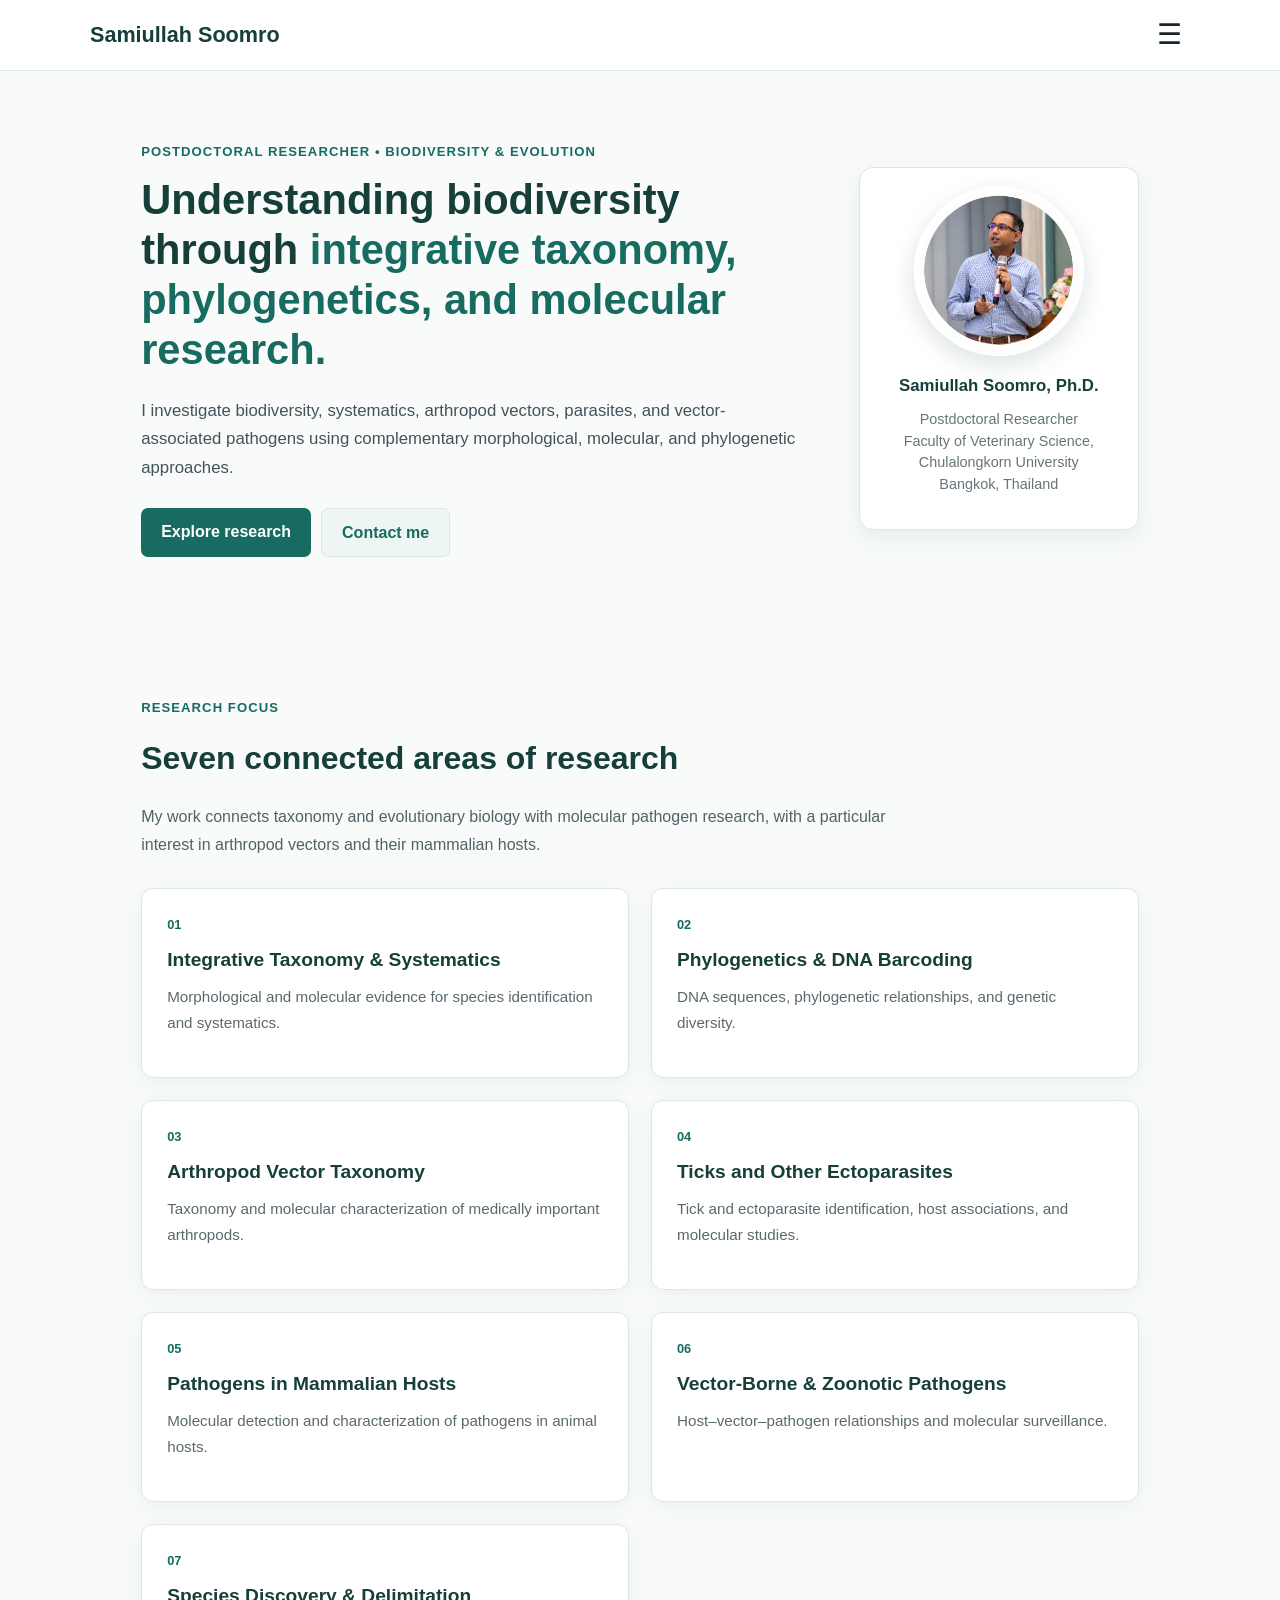
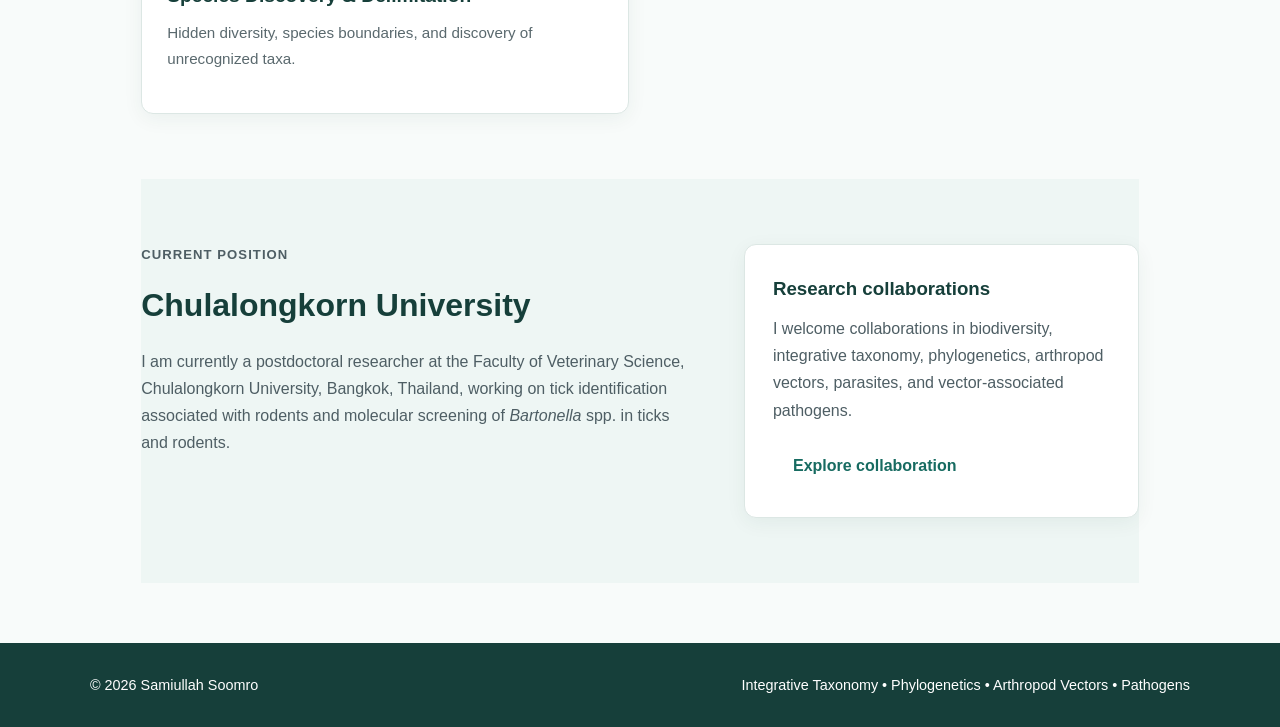
<file: index.html>
<!doctype html><html lang="en"><head><meta charset="utf-8"><meta name="viewport" content="width=device-width,initial-scale=1"><meta name="description" content="Samiullah Soomro, Ph.D. academic research website"><title>Home | Samiullah Soomro</title><link rel="stylesheet" href="style.css"><link rel="preconnect" href="https://fonts.googleapis.com"><link href="https://fonts.googleapis.com/css2?family=Inter:wght@400;500;600;700&display=swap" rel="stylesheet"></head><body><header><div class="container nav"><a class="brand" href="index.html">Samiullah Soomro</a><button class="menu">☰</button><nav><a href="index.html">Home</a><a href="about.html">About</a><a href="research.html">Research</a><a href="people.html">People</a><a href="media.html">Media</a><a href="publications.html">Publications</a><a href="contact.html">Contact</a><a href="join.html">Join</a></nav></div></header><main><section class="hero"><div class="container hero-grid"><div><p class="eyebrow">Postdoctoral Researcher • Biodiversity & Evolution</p><h1>Understanding biodiversity through <span>integrative taxonomy, phylogenetics, and molecular research.</span></h1><p class="lead">I investigate biodiversity, systematics, arthropod vectors, parasites, and vector-associated pathogens using complementary morphological, molecular, and phylogenetic approaches.</p><div class="buttons"><a class="btn primary" href="research.html">Explore research</a><a class="btn secondary" href="contact.html">Contact me</a></div></div><aside class="profile-card"><img src="profile.png" alt="Samiullah Soomro presenting at an academic event"><div class="caption"><strong>Samiullah Soomro, Ph.D.</strong><p class="muted">Postdoctoral Researcher<br>Faculty of Veterinary Science, Chulalongkorn University<br>Bangkok, Thailand</p></div></aside></div></section>
<section class="section"><div class="container"><p class="eyebrow">Research focus</p><h2>Seven connected areas of research</h2><p class="section-intro">My work connects taxonomy and evolutionary biology with molecular pathogen research, with a particular interest in arthropod vectors and their mammalian hosts.</p><div class="cards"><a class="card" href="research.html#taxonomy"><span class="num">01</span><h3>Integrative Taxonomy & Systematics</h3><p>Morphological and molecular evidence for species identification and systematics.</p></a><a class="card" href="research.html#phylogeny"><span class="num">02</span><h3>Phylogenetics & DNA Barcoding</h3><p>DNA sequences, phylogenetic relationships, and genetic diversity.</p></a><a class="card" href="research.html#vectors"><span class="num">03</span><h3>Arthropod Vector Taxonomy</h3><p>Taxonomy and molecular characterization of medically important arthropods.</p></a><a class="card" href="research.html#ticks"><span class="num">04</span><h3>Ticks and Other Ectoparasites</h3><p>Tick and ectoparasite identification, host associations, and molecular studies.</p></a><a class="card" href="research.html#hosts"><span class="num">05</span><h3>Pathogens in Mammalian Hosts</h3><p>Molecular detection and characterization of pathogens in animal hosts.</p></a><a class="card" href="research.html#pathogens"><span class="num">06</span><h3>Vector-Borne & Zoonotic Pathogens</h3><p>Host–vector–pathogen relationships and molecular surveillance.</p></a><a class="card" href="research.html#species"><span class="num">07</span><h3>Species Discovery & Delimitation</h3><p>Hidden diversity, species boundaries, and discovery of unrecognized taxa.</p></a></div></div></section><section class="section alt"><div class="container split"><div><p class="eyebrow">Current position</p><h2>Chulalongkorn University</h2><p>I am currently a postdoctoral researcher at the Faculty of Veterinary Science, Chulalongkorn University, Bangkok, Thailand, working on tick identification associated with rodents and molecular screening of <em>Bartonella</em> spp. in ticks and rodents.</p></div><div class="cta"><h3>Research collaborations</h3><p>I welcome collaborations in biodiversity, integrative taxonomy, phylogenetics, arthropod vectors, parasites, and vector-associated pathogens.</p><a class="btn" href="join.html">Explore collaboration</a></div></div></section></main><footer><div class="container footer"><span>© <span id="year"></span> Samiullah Soomro</span><span>Integrative Taxonomy • Phylogenetics • Arthropod Vectors • Pathogens</span></div></footer><script> document.addEventListener("DOMContentLoaded", function () { const nav = document.querySelector("nav"); const menu = document.querySelector(".menu"); const year = document.getElementById("year"); if (year) { year.textContent = new Date().getFullYear(); } if (menu && nav) { menu.addEventListener("click", function () { nav.classList.toggle("open"); }); } }); </script></body></html>
</file>
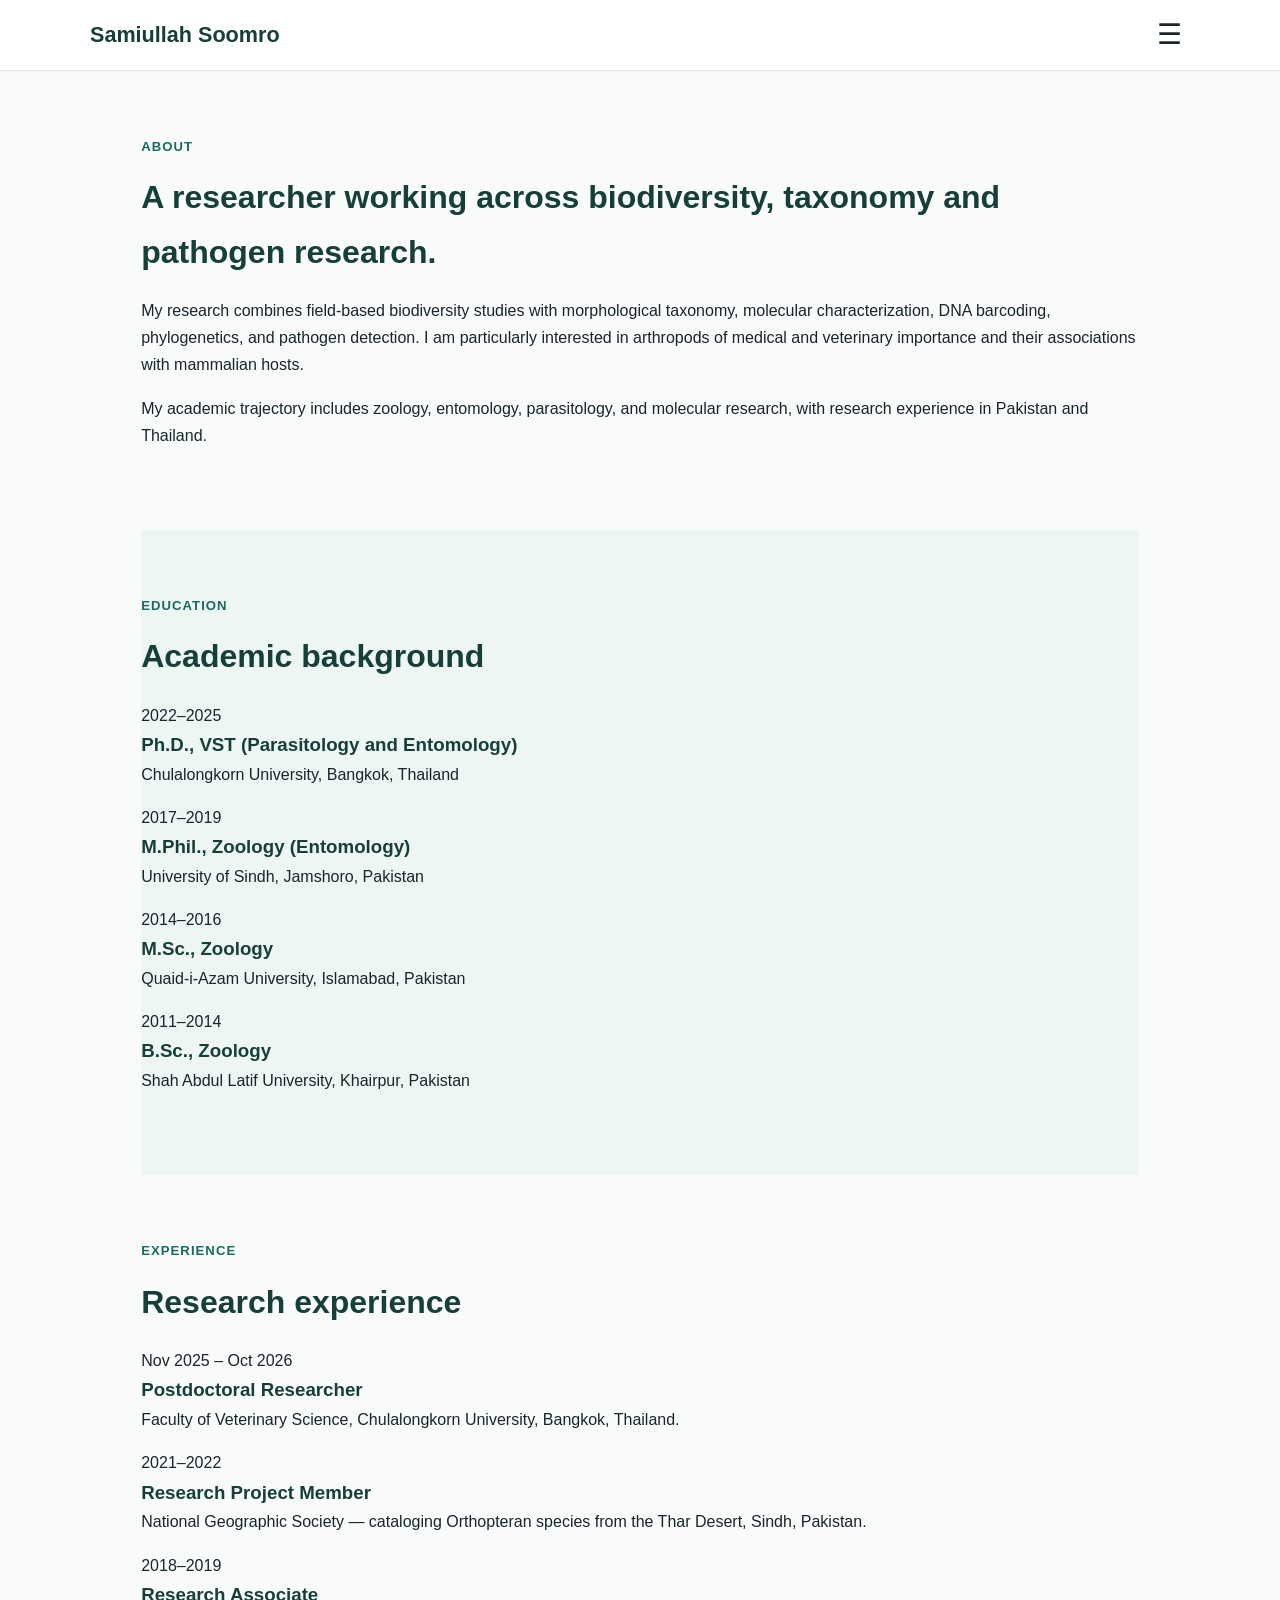
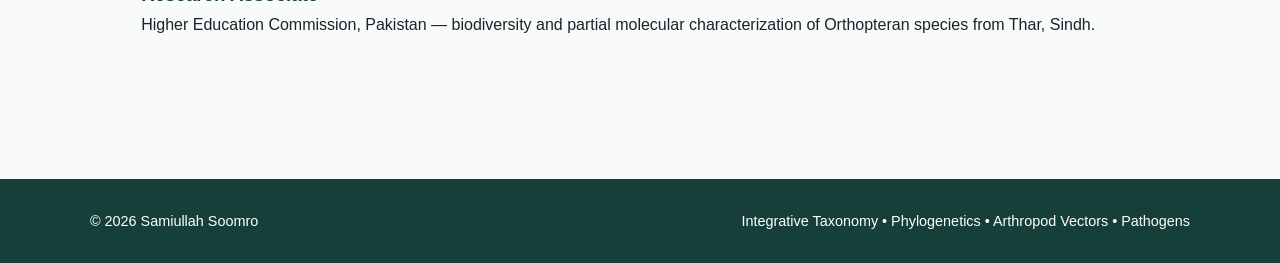
<file: about.html>
<!doctype html><html lang="en"><head><meta charset="utf-8"><meta name="viewport" content="width=device-width,initial-scale=1"><meta name="description" content="Samiullah Soomro, Ph.D. academic research website"><title>About | Samiullah Soomro</title><link rel="stylesheet" href="style.css"><link rel="preconnect" href="https://fonts.googleapis.com"><link href="https://fonts.googleapis.com/css2?family=Inter:wght@400;500;600;700&display=swap" rel="stylesheet"></head><body><header><div class="container nav"><a class="brand" href="index.html">Samiullah Soomro</a><button class="menu">☰</button><nav><a href="index.html">Home</a><a href="about.html">About</a><a href="research.html">Research</a><a href="people.html">People</a><a href="media.html">Media</a><a href="publications.html">Publications</a><a href="contact.html">Contact</a><a href="join.html">Join</a></nav></div></header><main><section class="section"><div class="container narrow"><p class="eyebrow">About</p><h2>A researcher working across biodiversity, taxonomy and pathogen research.</h2><p>My research combines field-based biodiversity studies with morphological taxonomy, molecular characterization, DNA barcoding, phylogenetics, and pathogen detection. I am particularly interested in arthropods of medical and veterinary importance and their associations with mammalian hosts.</p><p>My academic trajectory includes zoology, entomology, parasitology, and molecular research, with research experience in Pakistan and Thailand.</p></div></section><section class="section alt"><div class="container"><p class="eyebrow">Education</p><h2>Academic background</h2><div class="education"><div class="edu"><span>2022–2025</span><h3>Ph.D., VST (Parasitology and Entomology)</h3><p>Chulalongkorn University, Bangkok, Thailand</p></div><div class="edu"><span>2017–2019</span><h3>M.Phil., Zoology (Entomology)</h3><p>University of Sindh, Jamshoro, Pakistan</p></div><div class="edu"><span>2014–2016</span><h3>M.Sc., Zoology</h3><p>Quaid-i-Azam University, Islamabad, Pakistan</p></div><div class="edu"><span>2011–2014</span><h3>B.Sc., Zoology</h3><p>Shah Abdul Latif University, Khairpur, Pakistan</p></div></div></div></section><section class="section"><div class="container"><p class="eyebrow">Experience</p><h2>Research experience</h2><div class="timeline"><div><time>Nov 2025 – Oct 2026</time><div><h3>Postdoctoral Researcher</h3><p>Faculty of Veterinary Science, Chulalongkorn University, Bangkok, Thailand.</p></div></div><div><time>2021–2022</time><div><h3>Research Project Member</h3><p>National Geographic Society — cataloging Orthopteran species from the Thar Desert, Sindh, Pakistan.</p></div></div><div><time>2018–2019</time><div><h3>Research Associate</h3><p>Higher Education Commission, Pakistan — biodiversity and partial molecular characterization of Orthopteran species from Thar, Sindh.</p></div></div></div></div></section></main><footer><div class="container footer"><span>© <span id="year"></span> Samiullah Soomro</span><span>Integrative Taxonomy • Phylogenetics • Arthropod Vectors • Pathogens</span></div></footer><script> document.addEventListener("DOMContentLoaded", function () { const nav = document.querySelector("nav"); const menu = document.querySelector(".menu"); const year = document.getElementById("year"); if (year) { year.textContent = new Date().getFullYear(); } if (menu && nav) { menu.addEventListener("click", function () { nav.classList.toggle("open"); }); } }); </script></body></html>
</file>
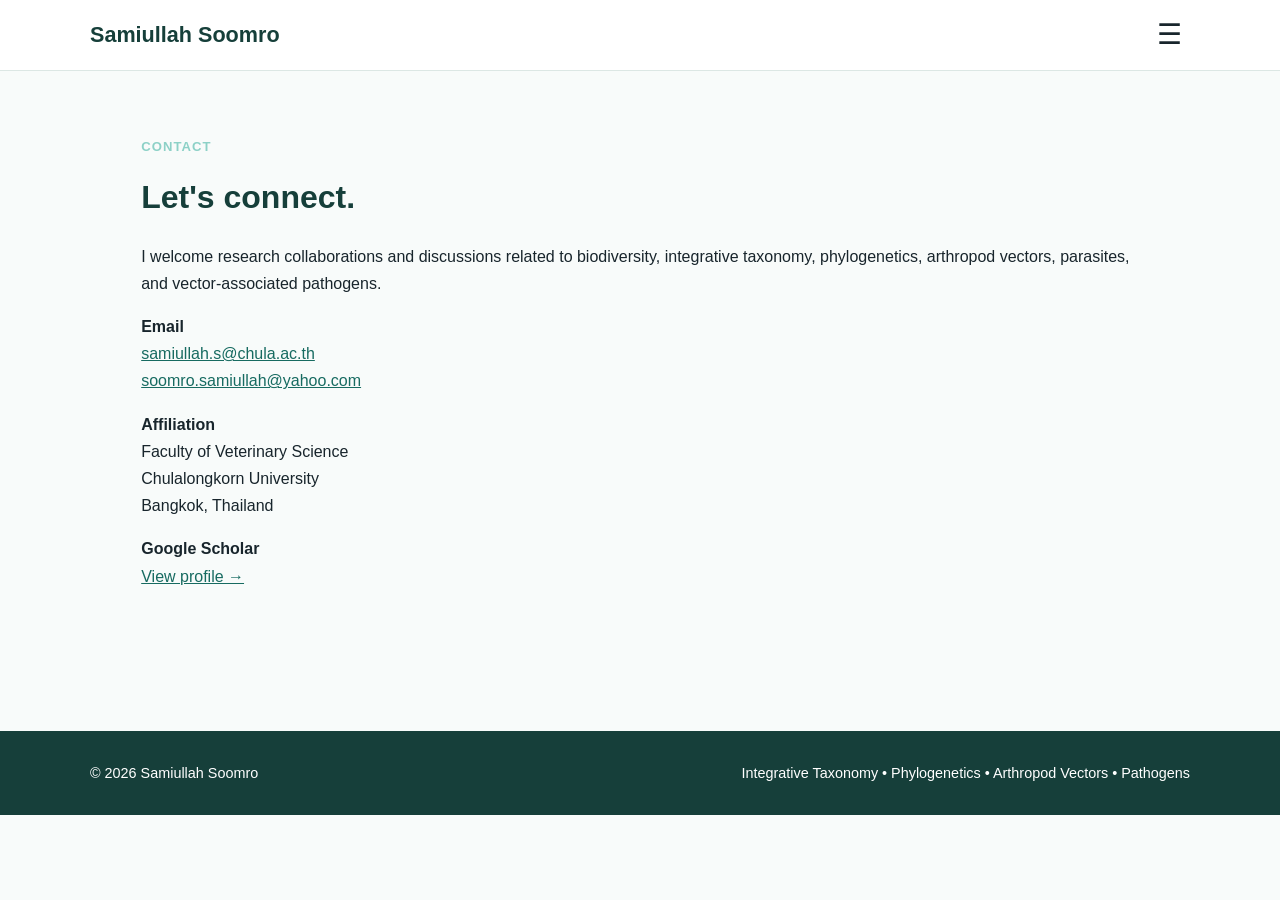
<file: contact.html>
<!doctype html><html lang="en"><head><meta charset="utf-8"><meta name="viewport" content="width=device-width,initial-scale=1"><meta name="description" content="Samiullah Soomro, Ph.D. academic research website"><title>Contact | Samiullah Soomro</title><link rel="stylesheet" href="style.css"><link rel="preconnect" href="https://fonts.googleapis.com"><link href="https://fonts.googleapis.com/css2?family=Inter:wght@400;500;600;700&display=swap" rel="stylesheet"></head><body><header><div class="container nav"><a class="brand" href="index.html">Samiullah Soomro</a><button class="menu">☰</button><nav><a href="index.html">Home</a><a href="about.html">About</a><a href="research.html">Research</a><a href="people.html">People</a><a href="media.html">Media</a><a href="publications.html">Publications</a><a href="contact.html">Contact</a><a href="join.html">Join</a></nav></div></header><main><section class="section contact"><div class="container contact-grid"><div><p class="eyebrow" style="color:#8dd1c7">Contact</p><h2>Let's connect.</h2><p>I welcome research collaborations and discussions related to biodiversity, integrative taxonomy, phylogenetics, arthropod vectors, parasites, and vector-associated pathogens.</p></div><div class="contact-card"><p><strong>Email</strong><br><a href="mailto:samiullah.s@chula.ac.th">samiullah.s@chula.ac.th</a><br><a href="mailto:soomro.samiullah@yahoo.com">soomro.samiullah@yahoo.com</a></p><p><strong>Affiliation</strong><br>Faculty of Veterinary Science<br>Chulalongkorn University<br>Bangkok, Thailand</p><p><strong>Google Scholar</strong><br><a href="https://scholar.google.com.pk/citations?user=Foowpx8AAAAJ&hl=en" target="_blank">View profile →</a></p></div></div></section></main><footer><div class="container footer"><span>© <span id="year"></span> Samiullah Soomro</span><span>Integrative Taxonomy • Phylogenetics • Arthropod Vectors • Pathogens</span></div></footer><script> document.addEventListener("DOMContentLoaded", function () { const nav = document.querySelector("nav"); const menu = document.querySelector(".menu"); const year = document.getElementById("year"); if (year) { year.textContent = new Date().getFullYear(); } if (menu && nav) { menu.addEventListener("click", function () { nav.classList.toggle("open"); }); } }); </script></body></html>
</file>
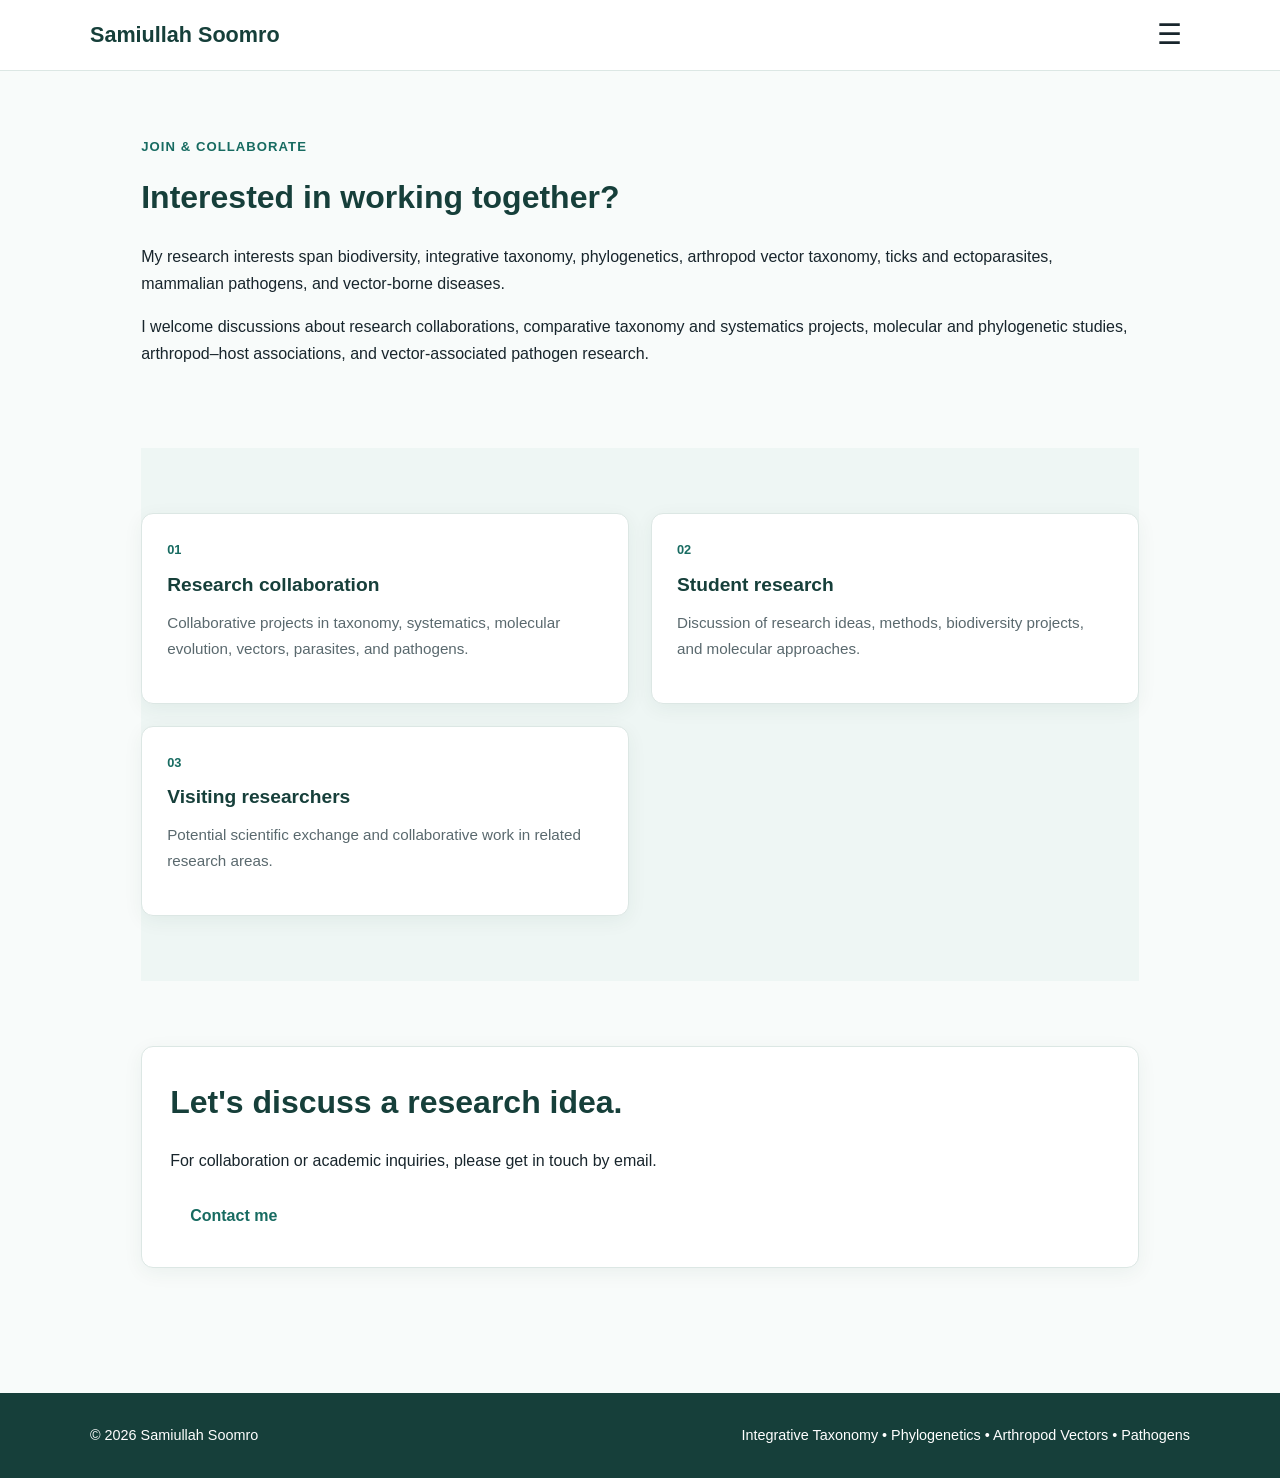
<file: join.html>
<!doctype html><html lang="en"><head><meta charset="utf-8"><meta name="viewport" content="width=device-width,initial-scale=1"><meta name="description" content="Samiullah Soomro, Ph.D. academic research website"><title>Join | Samiullah Soomro</title><link rel="stylesheet" href="style.css"><link rel="preconnect" href="https://fonts.googleapis.com"><link href="https://fonts.googleapis.com/css2?family=Inter:wght@400;500;600;700&display=swap" rel="stylesheet"></head><body><header><div class="container nav"><a class="brand" href="index.html">Samiullah Soomro</a><button class="menu">☰</button><nav><a href="index.html">Home</a><a href="about.html">About</a><a href="research.html">Research</a><a href="people.html">People</a><a href="media.html">Media</a><a href="publications.html">Publications</a><a href="contact.html">Contact</a><a href="join.html">Join</a></nav></div></header><main><section class="section"><div class="container narrow"><p class="eyebrow">Join & Collaborate</p><h2>Interested in working together?</h2><p>My research interests span biodiversity, integrative taxonomy, phylogenetics, arthropod vector taxonomy, ticks and ectoparasites, mammalian pathogens, and vector-borne diseases.</p><p>I welcome discussions about research collaborations, comparative taxonomy and systematics projects, molecular and phylogenetic studies, arthropod–host associations, and vector-associated pathogen research.</p></div></section><section class="section alt"><div class="container cards"><div class="card"><span class="num">01</span><h3>Research collaboration</h3><p>Collaborative projects in taxonomy, systematics, molecular evolution, vectors, parasites, and pathogens.</p></div><div class="card"><span class="num">02</span><h3>Student research</h3><p>Discussion of research ideas, methods, biodiversity projects, and molecular approaches.</p></div><div class="card"><span class="num">03</span><h3>Visiting researchers</h3><p>Potential scientific exchange and collaborative work in related research areas.</p></div></div></section><section class="section"><div class="container"><div class="cta"><h2>Let's discuss a research idea.</h2><p>For collaboration or academic inquiries, please get in touch by email.</p><a class="btn" href="contact.html">Contact me</a></div></div></section></main><footer><div class="container footer"><span>© <span id="year"></span> Samiullah Soomro</span><span>Integrative Taxonomy • Phylogenetics • Arthropod Vectors • Pathogens</span></div></footer><script> document.addEventListener("DOMContentLoaded", function () { const nav = document.querySelector("nav"); const menu = document.querySelector(".menu"); const year = document.getElementById("year"); if (year) { year.textContent = new Date().getFullYear(); } if (menu && nav) { menu.addEventListener("click", function () { nav.classList.toggle("open"); }); } }); </script></body></html>
</file>
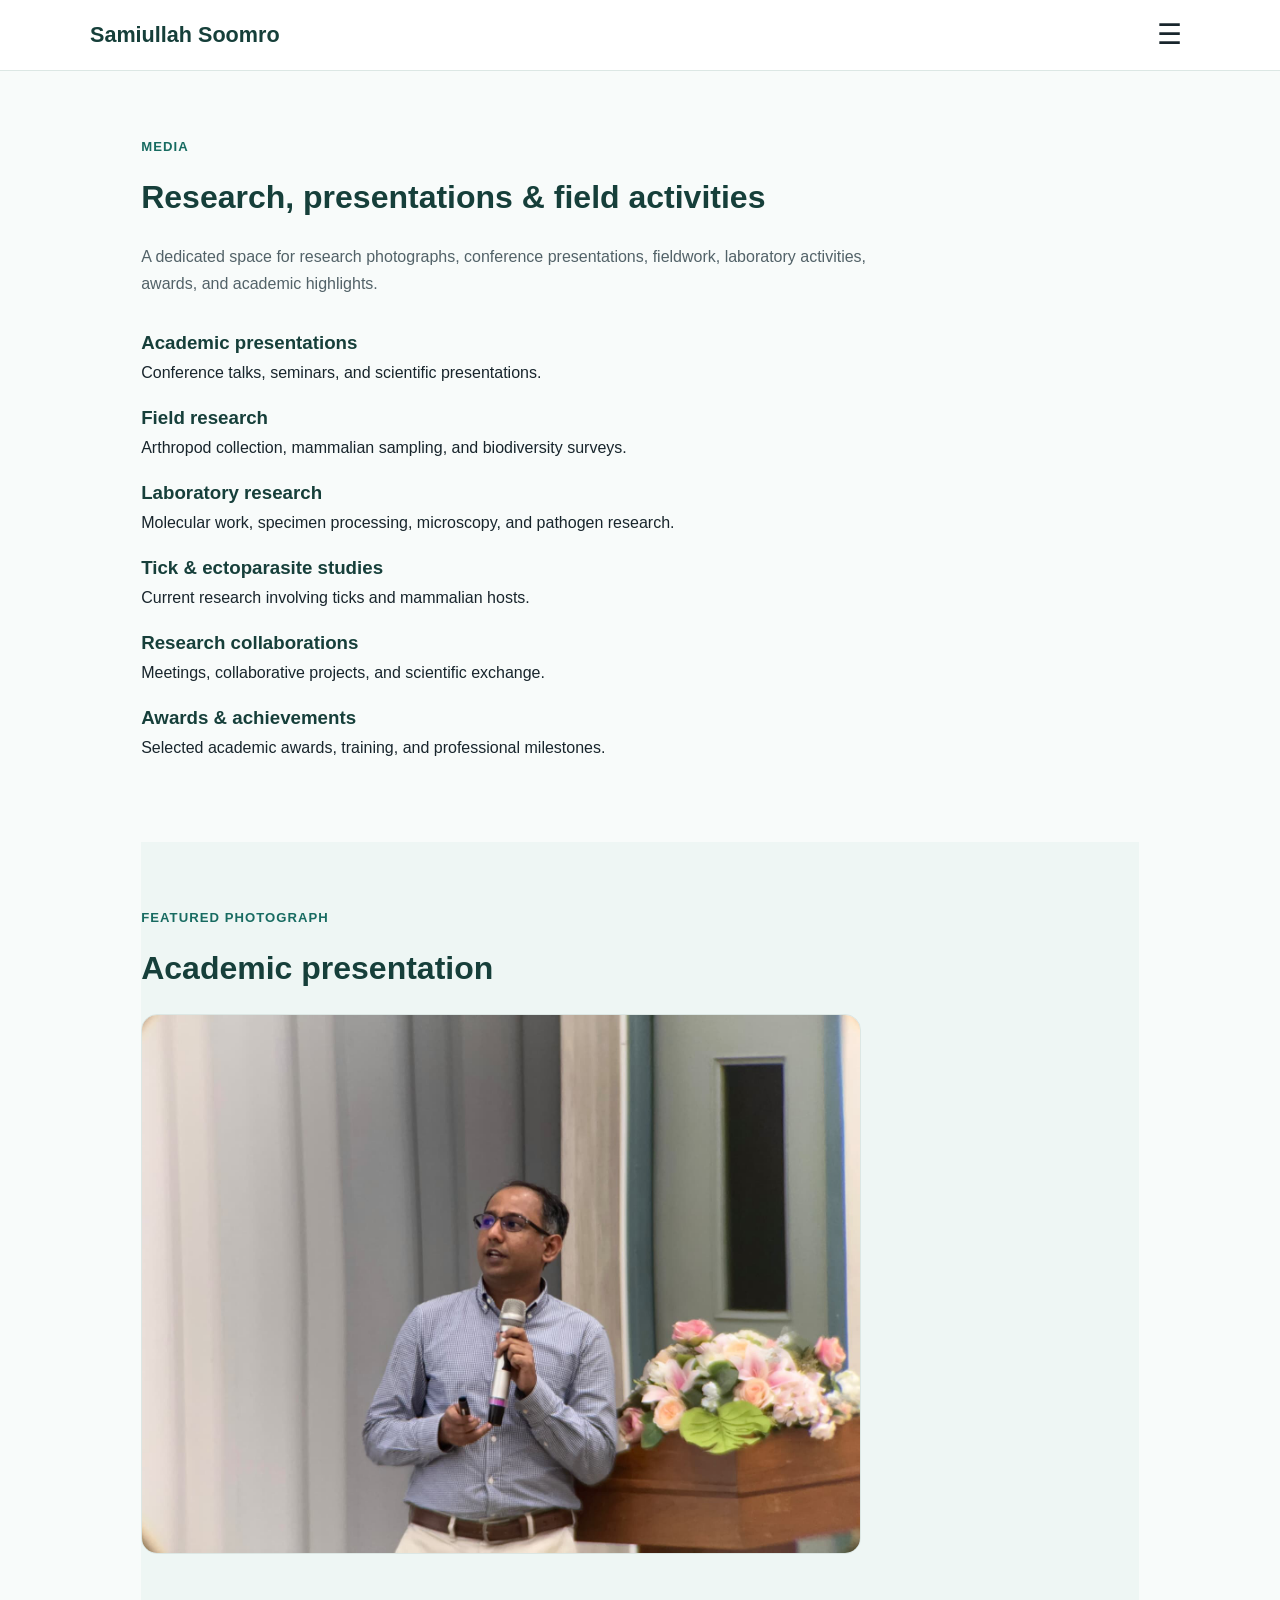
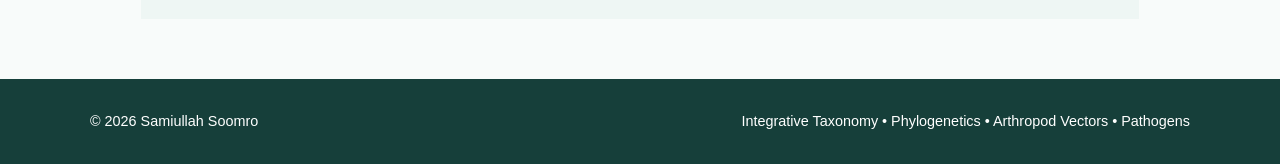
<file: media.html>
<!doctype html><html lang="en"><head><meta charset="utf-8"><meta name="viewport" content="width=device-width,initial-scale=1"><meta name="description" content="Samiullah Soomro, Ph.D. academic research website"><title>Media | Samiullah Soomro</title><link rel="stylesheet" href="style.css"><link rel="preconnect" href="https://fonts.googleapis.com"><link href="https://fonts.googleapis.com/css2?family=Inter:wght@400;500;600;700&display=swap" rel="stylesheet"></head><body><header><div class="container nav"><a class="brand" href="index.html">Samiullah Soomro</a><button class="menu">☰</button><nav><a href="index.html">Home</a><a href="about.html">About</a><a href="research.html">Research</a><a href="people.html">People</a><a href="media.html">Media</a><a href="publications.html">Publications</a><a href="contact.html">Contact</a><a href="join.html">Join</a></nav></div></header><main><section class="section"><div class="container"><p class="eyebrow">Media</p><h2>Research, presentations & field activities</h2><p class="section-intro">A dedicated space for research photographs, conference presentations, fieldwork, laboratory activities, awards, and academic highlights.</p><div class="media-grid"><div class="media-card"><h3>Academic presentations</h3><p>Conference talks, seminars, and scientific presentations.</p></div><div class="media-card"><h3>Field research</h3><p>Arthropod collection, mammalian sampling, and biodiversity surveys.</p></div><div class="media-card"><h3>Laboratory research</h3><p>Molecular work, specimen processing, microscopy, and pathogen research.</p></div><div class="media-card"><h3>Tick & ectoparasite studies</h3><p>Current research involving ticks and mammalian hosts.</p></div><div class="media-card"><h3>Research collaborations</h3><p>Meetings, collaborative projects, and scientific exchange.</p></div><div class="media-card"><h3>Awards & achievements</h3><p>Selected academic awards, training, and professional milestones.</p></div></div></div></section><section class="section alt"><div class="container narrow"><p class="eyebrow">Featured photograph</p><h2>Academic presentation</h2><img src="profile.jpg" alt="Samiullah Soomro presenting" style="width:100%;max-width:720px;border-radius:16px;border:1px solid #dce7e4"></div></section></main><footer><div class="container footer"><span>© <span id="year"></span> Samiullah Soomro</span><span>Integrative Taxonomy • Phylogenetics • Arthropod Vectors • Pathogens</span></div></footer><script> document.addEventListener("DOMContentLoaded", function () { const nav = document.querySelector("nav"); const menu = document.querySelector(".menu"); const year = document.getElementById("year"); if (year) { year.textContent = new Date().getFullYear(); } if (menu && nav) { menu.addEventListener("click", function () { nav.classList.toggle("open"); }); } }); </script></body></html>
</file>
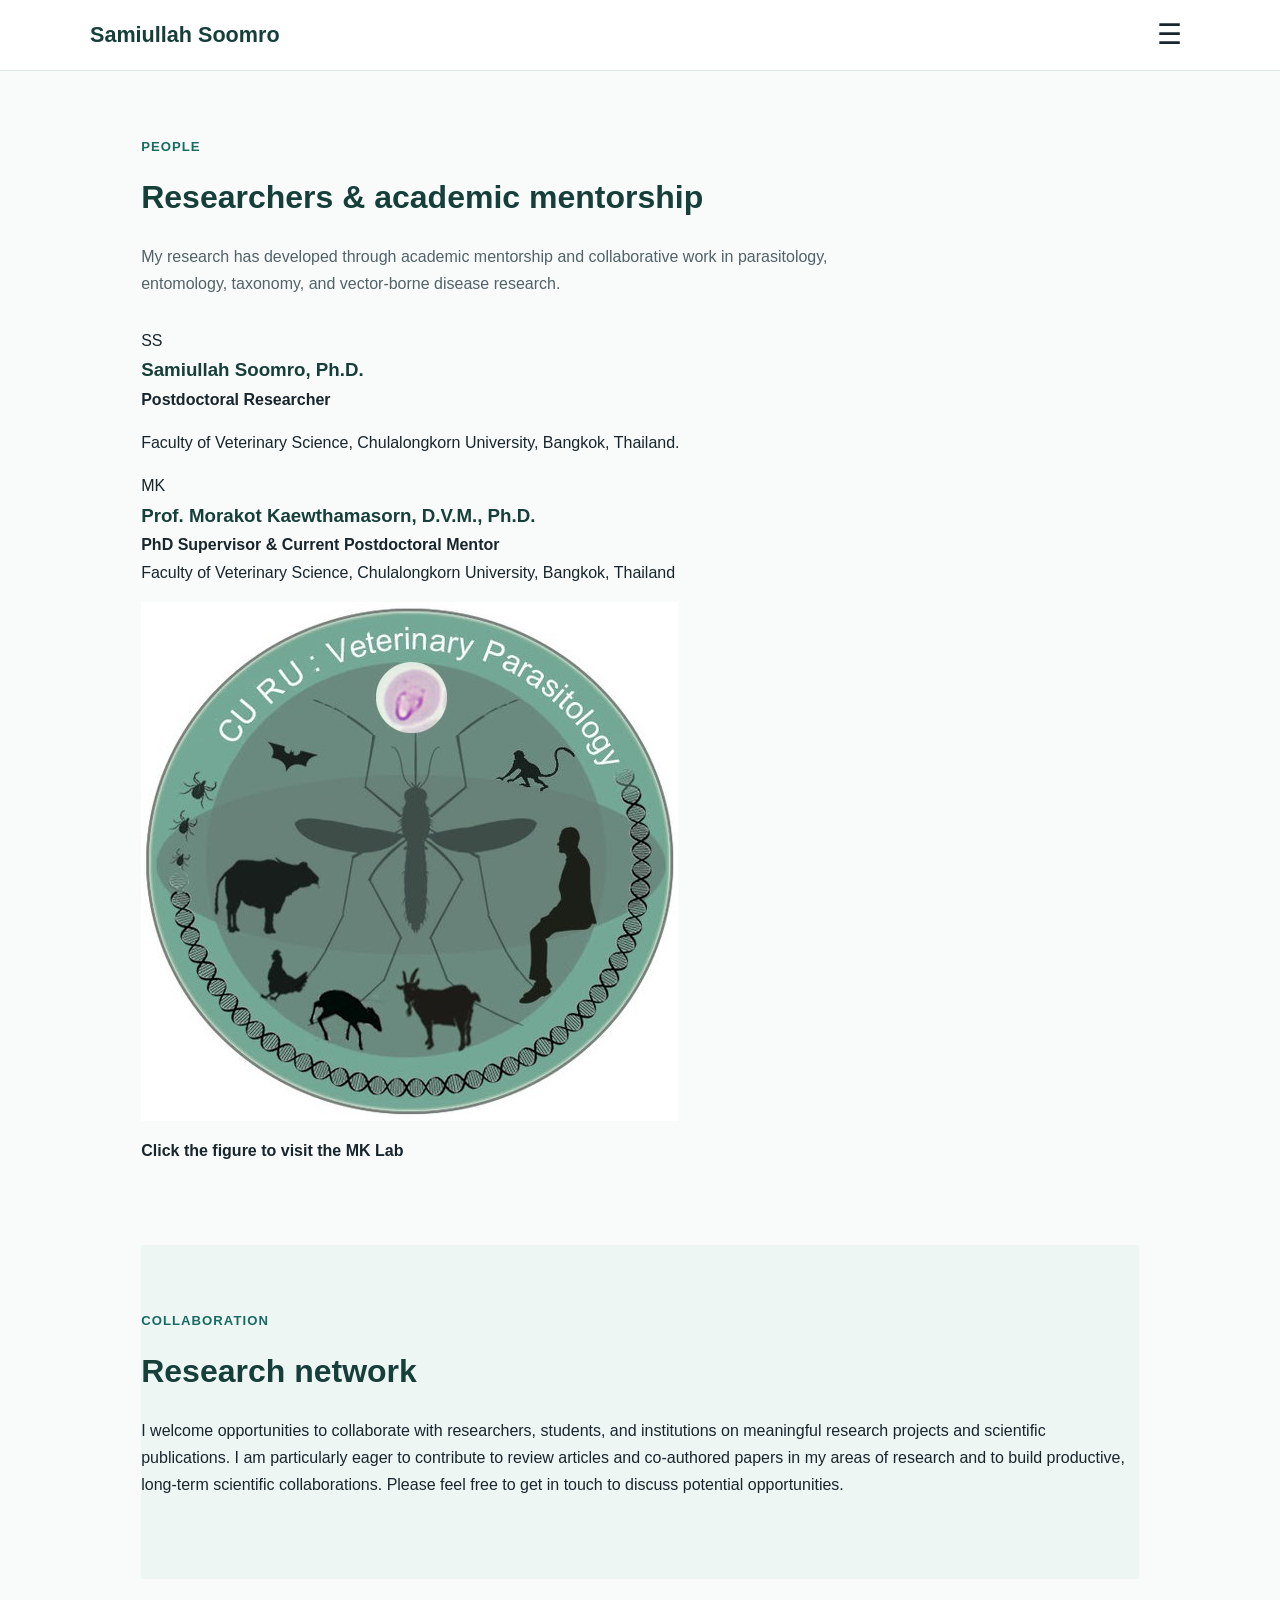
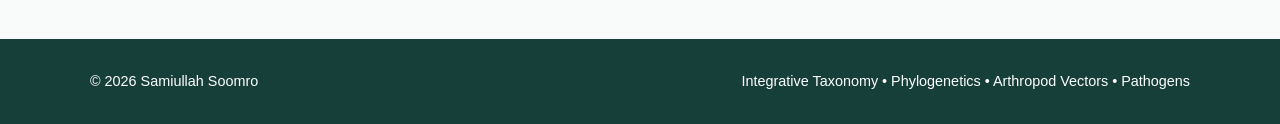
<file: people.html>
<!doctype html><html lang="en"><head><meta charset="utf-8"><meta name="viewport" content="width=device-width,initial-scale=1"><meta name="description" content="Samiullah Soomro, Ph.D. academic research website"><title>People | Samiullah Soomro</title><link rel="stylesheet" href="style.css"><link rel="preconnect" href="https://fonts.googleapis.com"><link href="https://fonts.googleapis.com/css2?family=Inter:wght@400;500;600;700&display=swap" rel="stylesheet"></head><body><header><div class="container nav"><a class="brand" href="index.html">Samiullah Soomro</a><button class="menu">☰</button><nav><a href="index.html">Home</a><a href="about.html">About</a><a href="research.html">Research</a><a href="people.html">People</a><a href="media.html">Media</a><a href="publications.html">Publications</a><a href="contact.html">Contact</a><a href="join.html">Join</a></nav></div></header><main><section class="section"><div class="container"><p class="eyebrow">People</p><h2>Researchers & academic mentorship</h2><p class="section-intro">My research has developed through academic mentorship and collaborative work in parasitology, entomology, taxonomy, and vector-borne disease research.</p><div class="people"><div class="person"><div class="initial">SS</div><div><h3>Samiullah Soomro, Ph.D.</h3><p><strong>Postdoctoral Researcher</strong></p><p>Faculty of Veterinary Science, Chulalongkorn University, Bangkok, Thailand.</p></div></div><div class="person"> <div class="initial">MK</div> <div> <h3>Prof. Morakot Kaewthamasorn, D.V.M., Ph.D.</h3> <p> <strong>PhD Supervisor & Current Postdoctoral Mentor</strong><br> Faculty of Veterinary Science, Chulalongkorn University, Bangkok, Thailand </p> <p> <a href="https://sites.google.com/view/mk-lab/home" target="_blank" rel="noopener noreferrer" class="mk-lab-link"> <img src="mk-lab-logo.jpg" alt="MK Lab – Veterinary Parasitology" class="mk-lab-logo"> </a> </p> <p class="mk-lab-caption"> <strong>Click the figure to visit the MK Lab</strong> </p> </div> </div></div></div></section><section class="section alt"><div class="container narrow"><p class="eyebrow">Collaboration</p><h2>Research network</h2><p>I welcome opportunities to collaborate with researchers, students, and institutions on meaningful research projects and scientific publications. I am particularly eager to contribute to review articles and co-authored papers in my areas of research and to build productive, long-term scientific collaborations. Please feel free to get in touch to discuss potential opportunities.</p></div></section></main><footer><div class="container footer"><span>© <span id="year"></span> Samiullah Soomro</span><span>Integrative Taxonomy • Phylogenetics • Arthropod Vectors • Pathogens</span></div></footer><script> document.addEventListener("DOMContentLoaded", function () { const nav = document.querySelector("nav"); const menu = document.querySelector(".menu"); const year = document.getElementById("year"); if (year) { year.textContent = new Date().getFullYear(); } if (menu && nav) { menu.addEventListener("click", function () { nav.classList.toggle("open"); }); } }); </script></body></html>
</file>
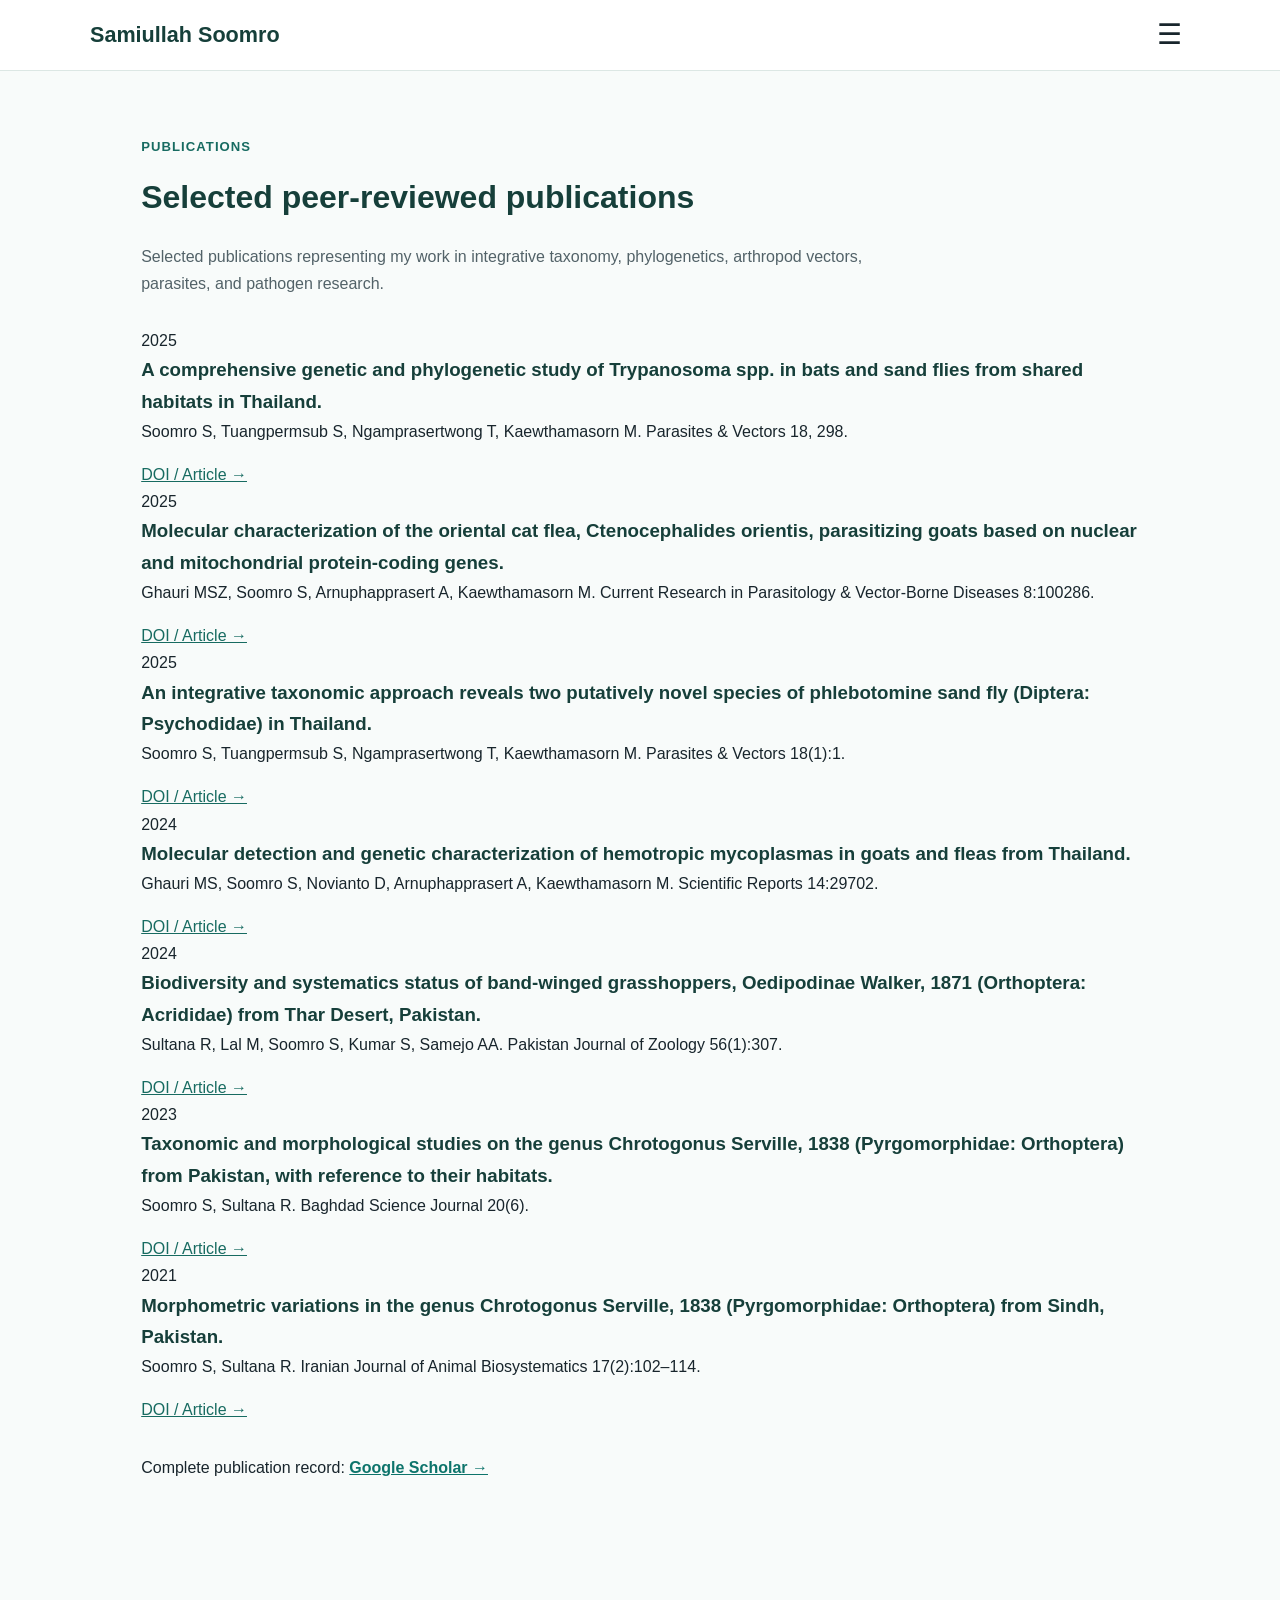
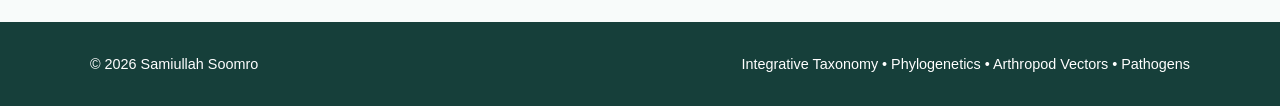
<file: publications.html>
<!doctype html><html lang="en"><head><meta charset="utf-8"><meta name="viewport" content="width=device-width,initial-scale=1"><meta name="description" content="Samiullah Soomro, Ph.D. academic research website"><title>Publications | Samiullah Soomro</title><link rel="stylesheet" href="style.css"><link rel="preconnect" href="https://fonts.googleapis.com"><link href="https://fonts.googleapis.com/css2?family=Inter:wght@400;500;600;700&display=swap" rel="stylesheet"></head><body><header><div class="container nav"><a class="brand" href="index.html">Samiullah Soomro</a><button class="menu">☰</button><nav><a href="index.html">Home</a><a href="about.html">About</a><a href="research.html">Research</a><a href="people.html">People</a><a href="media.html">Media</a><a href="publications.html">Publications</a><a href="contact.html">Contact</a><a href="join.html">Join</a></nav></div></header><main><section class="section"><div class="container"><p class="eyebrow">Publications</p><h2>Selected peer-reviewed publications</h2><p class="section-intro">Selected publications representing my work in integrative taxonomy, phylogenetics, arthropod vectors, parasites, and pathogen research.</p><div class="pub"><time>2025</time><div><h3>A comprehensive genetic and phylogenetic study of Trypanosoma spp. in bats and sand flies from shared habitats in Thailand.</h3><p>Soomro S, Tuangpermsub S, Ngamprasertwong T, Kaewthamasorn M. Parasites & Vectors 18, 298.</p><a href="https://doi.org/10.1186/s13071-025-06934-5" target="_blank">DOI / Article →</a></div></div><div class="pub"><time>2025</time><div><h3>Molecular characterization of the oriental cat flea, Ctenocephalides orientis, parasitizing goats based on nuclear and mitochondrial protein-coding genes.</h3><p>Ghauri MSZ, Soomro S, Arnuphapprasert A, Kaewthamasorn M. Current Research in Parasitology & Vector-Borne Diseases 8:100286.</p><a href="https://doi.org/10.1016/j.crpvbd.2025.100286" target="_blank">DOI / Article →</a></div></div><div class="pub"><time>2025</time><div><h3>An integrative taxonomic approach reveals two putatively novel species of phlebotomine sand fly (Diptera: Psychodidae) in Thailand.</h3><p>Soomro S, Tuangpermsub S, Ngamprasertwong T, Kaewthamasorn M. Parasites & Vectors 18(1):1.</p><a href="https://doi.org/10.1186/s13071-024-06640-8" target="_blank">DOI / Article →</a></div></div><div class="pub"><time>2024</time><div><h3>Molecular detection and genetic characterization of hemotropic mycoplasmas in goats and fleas from Thailand.</h3><p>Ghauri MS, Soomro S, Novianto D, Arnuphapprasert A, Kaewthamasorn M. Scientific Reports 14:29702.</p><a href="https://doi.org/10.1038/s41598-024-81525-5" target="_blank">DOI / Article →</a></div></div><div class="pub"><time>2024</time><div><h3>Biodiversity and systematics status of band-winged grasshoppers, Oedipodinae Walker, 1871 (Orthoptera: Acrididae) from Thar Desert, Pakistan.</h3><p>Sultana R, Lal M, Soomro S, Kumar S, Samejo AA. Pakistan Journal of Zoology 56(1):307.</p><a href="http://dx.doi.org/10.17582/journal.pjz/20220301100328" target="_blank">DOI / Article →</a></div></div><div class="pub"><time>2023</time><div><h3>Taxonomic and morphological studies on the genus Chrotogonus Serville, 1838 (Pyrgomorphidae: Orthoptera) from Pakistan, with reference to their habitats.</h3><p>Soomro S, Sultana R. Baghdad Science Journal 20(6).</p><a href="https://doi.org/10.21123/bsj.2023.7087" target="_blank">DOI / Article →</a></div></div><div class="pub"><time>2021</time><div><h3>Morphometric variations in the genus Chrotogonus Serville, 1838 (Pyrgomorphidae: Orthoptera) from Sindh, Pakistan.</h3><p>Soomro S, Sultana R. Iranian Journal of Animal Biosystematics 17(2):102–114.</p><a href="https://doi.org/10.22067/ijab.2021.63432.0" target="_blank">DOI / Article →</a></div></div><p style="margin-top:30px">Complete publication record: <a href="https://scholar.google.com.pk/citations?user=Foowpx8AAAAJ&hl=en" target="_blank" style="color:#0d746b;font-weight:750">Google Scholar →</a></p></div></section></main><footer><div class="container footer"><span>© <span id="year"></span> Samiullah Soomro</span><span>Integrative Taxonomy • Phylogenetics • Arthropod Vectors • Pathogens</span></div></footer><script> document.addEventListener("DOMContentLoaded", function () { const nav = document.querySelector("nav"); const menu = document.querySelector(".menu"); const year = document.getElementById("year"); if (year) { year.textContent = new Date().getFullYear(); } if (menu && nav) { menu.addEventListener("click", function () { nav.classList.toggle("open"); }); } }); </script></body></html>
</file>
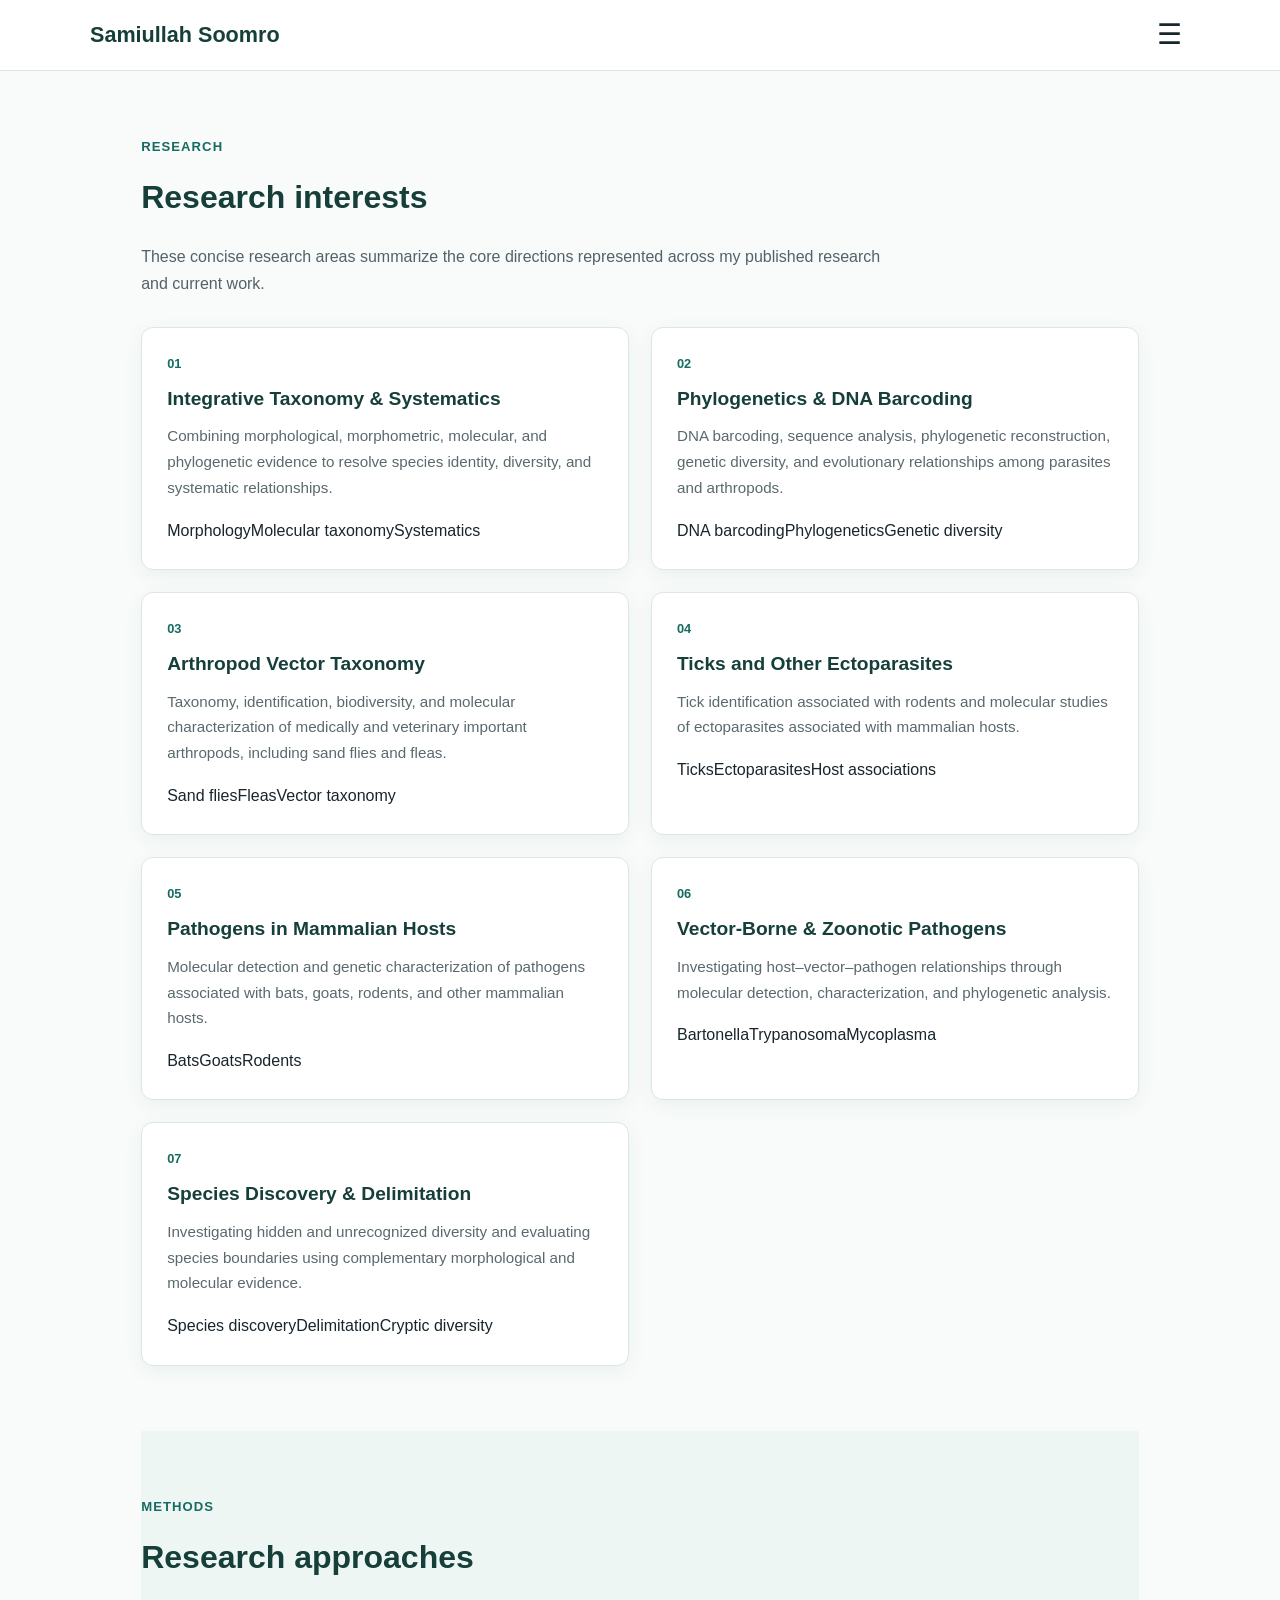
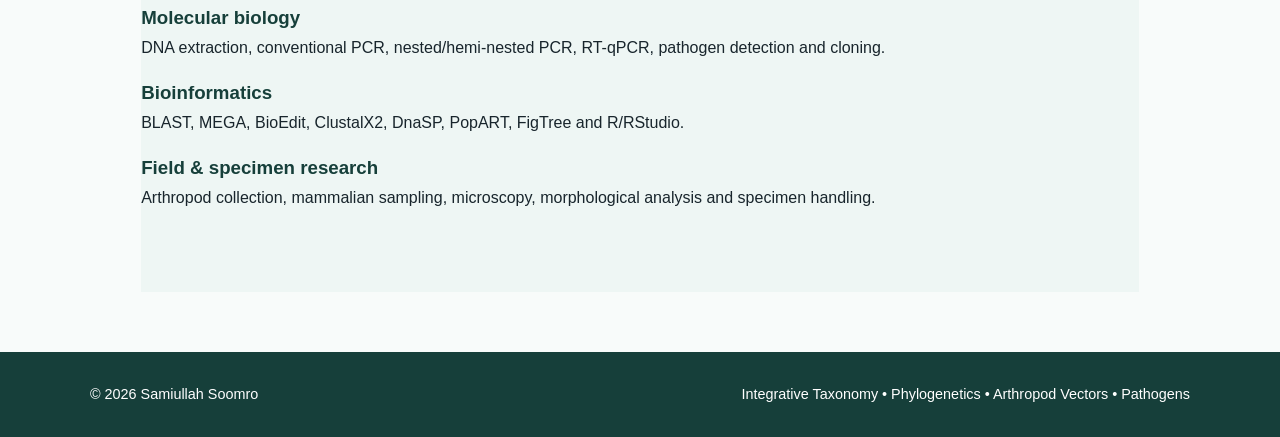
<file: research.html>
<!doctype html><html lang="en"><head><meta charset="utf-8"><meta name="viewport" content="width=device-width,initial-scale=1"><meta name="description" content="Samiullah Soomro, Ph.D. academic research website"><title>Research | Samiullah Soomro</title><link rel="stylesheet" href="style.css"><link rel="preconnect" href="https://fonts.googleapis.com"><link href="https://fonts.googleapis.com/css2?family=Inter:wght@400;500;600;700&display=swap" rel="stylesheet"></head><body><header><div class="container nav"><a class="brand" href="index.html">Samiullah Soomro</a><button class="menu">☰</button><nav><a href="index.html">Home</a><a href="about.html">About</a><a href="research.html">Research</a><a href="people.html">People</a><a href="media.html">Media</a><a href="publications.html">Publications</a><a href="contact.html">Contact</a><a href="join.html">Join</a></nav></div></header><main><section class="section"><div class="container"><p class="eyebrow">Research</p><h2>Research interests</h2><p class="section-intro">These concise research areas summarize the core directions represented across my published research and current work.</p><div class="cards"><article class="card" id="taxonomy"><span class="num">01</span><h3>Integrative Taxonomy & Systematics</h3><p>Combining morphological, morphometric, molecular, and phylogenetic evidence to resolve species identity, diversity, and systematic relationships.</p><div class="research-tags"><span class='tag'>Morphology</span><span class='tag'>Molecular taxonomy</span><span class='tag'>Systematics</span></div></article><article class="card" id="phylogeny"><span class="num">02</span><h3>Phylogenetics & DNA Barcoding</h3><p>DNA barcoding, sequence analysis, phylogenetic reconstruction, genetic diversity, and evolutionary relationships among parasites and arthropods.</p><div class="research-tags"><span class='tag'>DNA barcoding</span><span class='tag'>Phylogenetics</span><span class='tag'>Genetic diversity</span></div></article><article class="card" id="vectors"><span class="num">03</span><h3>Arthropod Vector Taxonomy</h3><p>Taxonomy, identification, biodiversity, and molecular characterization of medically and veterinary important arthropods, including sand flies and fleas.</p><div class="research-tags"><span class='tag'>Sand flies</span><span class='tag'>Fleas</span><span class='tag'>Vector taxonomy</span></div></article><article class="card" id="ticks"><span class="num">04</span><h3>Ticks and Other Ectoparasites</h3><p>Tick identification associated with rodents and molecular studies of ectoparasites associated with mammalian hosts.</p><div class="research-tags"><span class='tag'>Ticks</span><span class='tag'>Ectoparasites</span><span class='tag'>Host associations</span></div></article><article class="card" id="hosts"><span class="num">05</span><h3>Pathogens in Mammalian Hosts</h3><p>Molecular detection and genetic characterization of pathogens associated with bats, goats, rodents, and other mammalian hosts.</p><div class="research-tags"><span class='tag'>Bats</span><span class='tag'>Goats</span><span class='tag'>Rodents</span></div></article><article class="card" id="pathogens"><span class="num">06</span><h3>Vector-Borne & Zoonotic Pathogens</h3><p>Investigating host–vector–pathogen relationships through molecular detection, characterization, and phylogenetic analysis.</p><div class="research-tags"><span class='tag'>Bartonella</span><span class='tag'>Trypanosoma</span><span class='tag'>Mycoplasma</span></div></article><article class="card" id="species"><span class="num">07</span><h3>Species Discovery & Delimitation</h3><p>Investigating hidden and unrecognized diversity and evaluating species boundaries using complementary morphological and molecular evidence.</p><div class="research-tags"><span class='tag'>Species discovery</span><span class='tag'>Delimitation</span><span class='tag'>Cryptic diversity</span></div></article></div></div></section><section class="section alt"><div class="container"><p class="eyebrow">Methods</p><h2>Research approaches</h2><div class="skills"><div class="skill"><h3>Molecular biology</h3><p>DNA extraction, conventional PCR, nested/hemi-nested PCR, RT-qPCR, pathogen detection and cloning.</p></div><div class="skill"><h3>Bioinformatics</h3><p>BLAST, MEGA, BioEdit, ClustalX2, DnaSP, PopART, FigTree and R/RStudio.</p></div><div class="skill"><h3>Field & specimen research</h3><p>Arthropod collection, mammalian sampling, microscopy, morphological analysis and specimen handling.</p></div></div></div></section></main><footer><div class="container footer"><span>© <span id="year"></span> Samiullah Soomro</span><span>Integrative Taxonomy • Phylogenetics • Arthropod Vectors • Pathogens</span></div></footer><script> document.addEventListener("DOMContentLoaded", function () { const nav = document.querySelector("nav"); const menu = document.querySelector(".menu"); const year = document.getElementById("year"); if (year) { year.textContent = new Date().getFullYear(); } if (menu && nav) { menu.addEventListener("click", function () { nav.classList.toggle("open"); }); } }); </script></body></html>
</file>
<file: style.css>
/* ========================================================= GLOBAL ========================================================= */ * { box-sizing: border-box; margin: 0; padding: 0; } html { scroll-behavior: smooth; } body { font-family: Arial, Helvetica, sans-serif; background: #f8fbfa; color: #18252c; line-height: 1.7; } img { max-width: 100%; display: block; } a { color: #176b61; } /* ========================================================= MAIN CONTAINER ========================================================= */ .container { width: 100%; max-width: 1100px; margin: 0 auto; } /* ========================================================= HEADER ========================================================= */ header { position: relative; width: 100%; background: #ffffff; border-bottom: 1px solid #dce7e4; z-index: 1000; } /* This is the actual element in your HTML: <div class="container nav"> */ header .container.nav { position: relative; width: 100%; max-width: 1100px; margin: 0 auto; min-height: 70px; display: flex; align-items: center; justify-content: space-between; } /* ========================================================= WEBSITE NAME ========================================================= */ .brand { color: #163f3a; text-decoration: none; font-size: 1.35rem; font-weight: 700; } /* ========================================================= HAMBURGER ☰ ========================================================= */ .menu { display: block; width: 42px; height: 42px; padding: 0; border: none; outline: none; background: transparent; color: #18252c; font-size: 28px; line-height: 42px; text-align: center; cursor: pointer; z-index: 1100; } .menu:hover { opacity: 0.65; } /* ========================================================= NAVIGATION HIDDEN BY DEFAULT ========================================================= */ header nav { display: none; position: absolute; /* The menu is positioned relative to .container.nav, so it stays with ☰. */ top: 62px; /* Put the RIGHT edge of the menu at the hamburger button. This makes the menu open toward the LEFT. */ right: 0; left: auto; width: 230px; padding: 18px 22px; background: #ffffff; flex-direction: column; gap: 8px; border: 1px solid #dce7e4; border-radius: 12px; box-shadow: 0 15px 40px rgba(19, 62, 58, 0.14); z-index: 1050; } /* ========================================================= SHOW MENU WHEN ☰ IS CLICKED ========================================================= */ header nav.open { display: flex; } /* ========================================================= NAVIGATION LINKS ========================================================= */ header nav a { display: block; width: 100%; padding: 8px 4px; color: #18252c; text-decoration: none; font-size: 0.98rem; font-weight: 500; white-space: nowrap; } header nav a:hover { color: #176b61; background: #f4f9f7; } /* ========================================================= MAIN ========================================================= */ main { width: 100%; max-width: 1100px; margin: 0 auto; padding: 0 4%; } /* ========================================================= HERO ========================================================= */ .hero { padding: 70px 0 75px; } /* Your actual HTML uses: <div class="container hero-grid"> */ .hero-grid { width: 100%; max-width: 1100px; margin: 0 auto; display: grid; grid-template-columns: 1fr 280px; align-items: center; gap: 60px; } /* ========================================================= HERO TEXT ========================================================= */ .eyebrow { margin-bottom: 12px; color: #176b61; font-size: 0.82rem; font-weight: 700; letter-spacing: 0.08em; text-transform: uppercase; } .hero h1 { color: #163f3a; font-size: 2.6rem; line-height: 1.2; margin-bottom: 22px; } .hero h1 span { color: #176b61; } .lead { max-width: 700px; font-size: 1.05rem; color: #43535a; margin-bottom: 25px; } /* ========================================================= BUTTONS ========================================================= */ .buttons { display: flex; flex-wrap: wrap; gap: 10px; } .btn { display: inline-block; padding: 10px 20px; border-radius: 7px; text-decoration: none; font-weight: 600; transition: 0.2s ease; } .btn.primary { background: #176b61; color: #ffffff; } .btn.primary:hover { background: #12564f; } .btn.secondary { background: #eef6f4; color: #176b61; border: 1px solid #dce7e4; } .btn.secondary:hover { background: #e3f0ed; } /* ========================================================= PROFILE CARD ========================================================= */ /* IMPORTANT: Your actual HTML uses .profile-card. */ .profile-card { text-align: center; background: #ffffff; padding: 18px; border: 1px solid #dce7e4; border-radius: 14px; box-shadow: 0 8px 25px rgba(19, 62, 58, 0.08); } /* SMALL PROFILE IMAGE This is the correct selector for your actual HTML. */ .profile-card img { width: 170px; height: 170px; margin: 0 auto 16px; object-fit: cover; border-radius: 50%; border: 4px solid #ffffff; box-shadow: 0 8px 25px rgba(19, 62, 58, 0.15); } .profile-card .caption strong { display: block; color: #163f3a; font-size: 1.05rem; margin-bottom: 8px; } .profile-card .muted { color: #66757a; font-size: 0.9rem; line-height: 1.5; } /* ========================================================= SECTIONS ========================================================= */ .section { padding: 65px 0; } .section.alt { background: #eef6f4; } .section h2 { color: #163f3a; font-size: 2rem; margin-bottom: 18px; } .section-intro { max-width: 760px; color: #526268; margin-bottom: 30px; } /* ========================================================= RESEARCH CARDS ========================================================= */ .cards { display: grid; grid-template-columns: repeat(2, minmax(0, 1fr)); gap: 22px; } .card { display: block; background: #ffffff; padding: 25px; border: 1px solid #dce7e4; border-radius: 12px; text-decoration: none; box-shadow: 0 5px 20px rgba(19, 62, 58, 0.06); transition: transform 0.2s ease, box-shadow 0.2s ease; } .card:hover { transform: translateY(-3px); box-shadow: 0 10px 28px rgba(19, 62, 58, 0.10); } .card .num { display: block; color: #176b61; font-size: 0.8rem; font-weight: 700; margin-bottom: 8px; } .card h3 { color: #163f3a; font-size: 1.2rem; margin-bottom: 8px; } .card p { color: #5a696e; font-size: 0.95rem; } /* ========================================================= SPLIT SECTION ========================================================= */ .split { display: grid; grid-template-columns: 1.4fr 1fr; gap: 50px; align-items: start; } .split h2 { margin-bottom: 15px; } .split p { color: #4e5e64; } /* ========================================================= COLLABORATION BOX ========================================================= */ .cta { background: #ffffff; padding: 28px; border: 1px solid #dce7e4; border-radius: 12px; box-shadow: 0 5px 20px rgba(19, 62, 58, 0.06); } .cta h3 { color: #163f3a; margin-bottom: 10px; } .cta p { margin-bottom: 18px; } /* ========================================================= GENERAL HEADINGS ========================================================= */ h1, h2, h3 { color: #163f3a; } p { margin-bottom: 16px; } /* ========================================================= LISTS ========================================================= */ ul, ol { margin: 0 0 20px 25px; } li { margin-bottom: 8px; } /* ========================================================= TABLES ========================================================= */ table { width: 100%; border-collapse: collapse; background: #ffffff; margin: 20px 0; } th, td { border: 1px solid #dce7e4; padding: 12px; text-align: left; } th { background: #eef6f4; color: #163f3a; } /* ========================================================= FORMS ========================================================= */ form { max-width: 700px; } label { display: block; margin-bottom: 6px; font-weight: 600; } input, textarea, select { width: 100%; padding: 11px 12px; margin-bottom: 18px; border: 1px solid #cbd9d6; border-radius: 6px; font-family: inherit; font-size: 1rem; } textarea { min-height: 150px; resize: vertical; } button[type="submit"] { border: none; background: #176b61; color: #ffffff; padding: 11px 22px; border-radius: 7px; cursor: pointer; } button[type="submit"]:hover { background: #12564f; } /* ========================================================= FOOTER ========================================================= */ footer { margin-top: 60px; padding: 30px 4%; background: #163f3a; color: #ffffff; } footer .container.footer { max-width: 1100px; margin: 0 auto; display: flex; align-items: center; justify-content: space-between; gap: 20px; font-size: 0.9rem; } footer a { color: #ffffff; } /* ========================================================= TABLET ========================================================= */ @media (max-width: 900px) { /* Header */ header .container.nav { max-width: none; min-height: 64px; padding: 0 5%; } /* Menu */ header nav { top: 58px; right: 5%; left: auto; width: 220px; min-width: 220px; } /* Hero */ .hero { padding: 45px 0 55px; } .hero-grid { grid-template-columns: 1fr; text-align: center; gap: 35px; } /* Hero text */ .hero h1 { font-size: 2.1rem; } .lead { margin-left: auto; margin-right: auto; } /* Buttons */ .buttons { justify-content: center; } /* Profile */ .profile-card { width: 100%; max-width: 300px; margin: 0 auto; } .profile-card img { width: 150px; height: 150px; } /* Cards */ .cards { grid-template-columns: 1fr; } /* Split */ .split { grid-template-columns: 1fr; gap: 30px; } /* Footer */ footer .container.footer { flex-direction: column; text-align: center; } } /* /* ========================================================= MOBILE VIEW ========================================================= */ @media (max-width: 900px) { header { padding: 0; } header .container.nav { width: 100%; max-width: none; min-height: 64px; padding: 0 5%; display: flex; align-items: center; justify-content: space-between; } .brand { font-size: 1.15rem; } .menu { width: 40px; height: 40px; font-size: 26px; padding: 0; display: flex; align-items: center; justify-content: center; } /* MOBILE MENU */ header nav { top: 58px; right: 5%; left: auto; width: 220px; min-width: 220px; padding: 16px 20px; gap: 6px; } header nav a { padding: 8px 4px; font-size: 0.95rem; } /* MAIN */ main { width: 100%; max-width: none; padding: 0 5%; } /* HERO */ .hero { padding: 45px 0 50px; } .hero-grid { width: 100%; grid-template-columns: 1fr; gap: 30px; text-align: center; } .hero h1 { font-size: 2rem; line-height: 1.2; } .lead { font-size: 1rem; max-width: 100%; margin-left: auto; margin-right: auto; } /* BUTTONS */ .buttons { display: flex; justify-content: center; flex-wrap: wrap; gap: 8px; } /* PROFILE */ .profile-card { width: 100%; max-width: 280px; margin: 0 auto; } .profile-card img { width: 140px; height: 140px; margin-left: auto; margin-right: auto; } /* SECTIONS */ .section { padding: 50px 0; } .section h2 { font-size: 1.55rem; } /* CARDS */ .cards { grid-template-columns: 1fr; gap: 18px; } /* SPLIT */ .split { grid-template-columns: 1fr; gap: 25px; } /* FOOTER */ footer { padding: 25px 5%; } footer .container.footer { flex-direction: column; text-align: center; gap: 10px; } } /* ========================================================= SMALL PHONES ========================================================= */ @media (max-width: 500px) { header .container.nav { min-height: 60px; padding: 0 5%; } .brand { font-size: 1.05rem; } .menu { width: 38px; height: 38px; font-size: 25px; } /* DROPDOWN */ header nav { top: 54px; right: 5%; width: 205px; min-width: 205px; padding: 14px 18px; } header nav a { font-size: 0.93rem; padding: 7px 3px; } /* HERO */ .hero { padding: 35px 0 40px; } .hero h1 { font-size: 1.7rem; } /* PROFILE */ .profile-card { max-width: 260px; } .profile-card img { width: 125px; height: 125px; } /* SECTIONS */ .section { padding: 40px 0; } .section h2 { font-size: 1.4rem; } /* BUTTONS */ .btn { padding: 9px 16px; font-size: 0.9rem; } }
</file>
